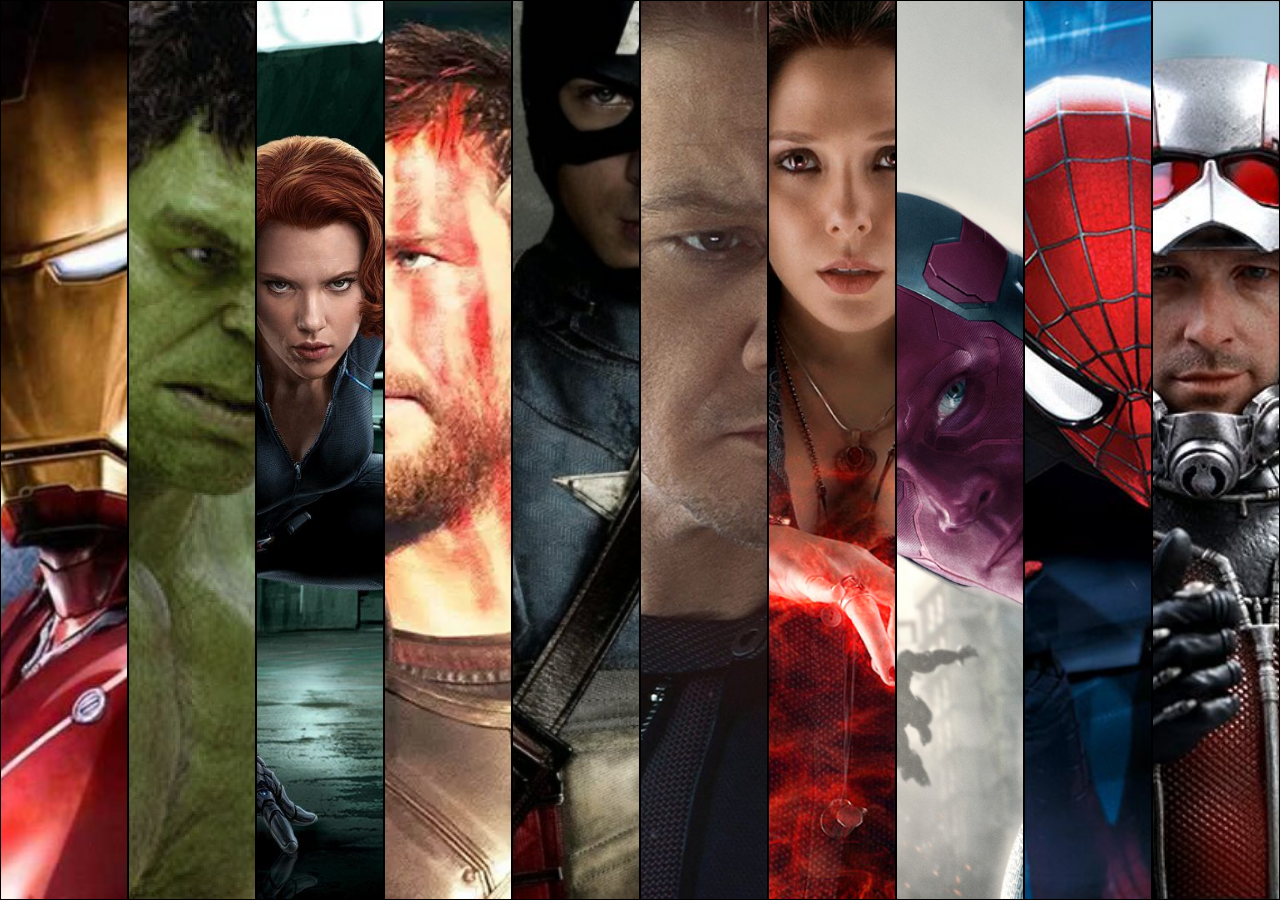
<file: lesson1/javaScript/index.html>
<!DOCTYPE html>
<html lang="en">
<head>
    <meta charset="UTF-8">
    <meta name="viewport" content="width=device-width, initial-scale=1.0">
    <meta http-equiv="X-UA-Compatible" content="ie=edge">
    <title>L1</title>
    <link rel="stylesheet" href="./style.css">
</head>
<body>
    <div class="wrapper">
        <div class="container" id="container">
            <div class="item item1"></div>
            <div class="item item2"></div>
            <div class="item item3"></div>
            <div class="item item4"></div>
            <div class="item item5"></div>
            <div class="item item6"></div>
            <div class="item item7"></div>
            <div class="item item8"></div>
            <div class="item item9"></div>
            <div class="item item10"></div>
        </div>   
 
    <audio class="tools" id="audio">
        <source src="./marvel.mp3">
    </audio>
</div>
    <script src="./script.js"></script>
</body>
</html>
</file>
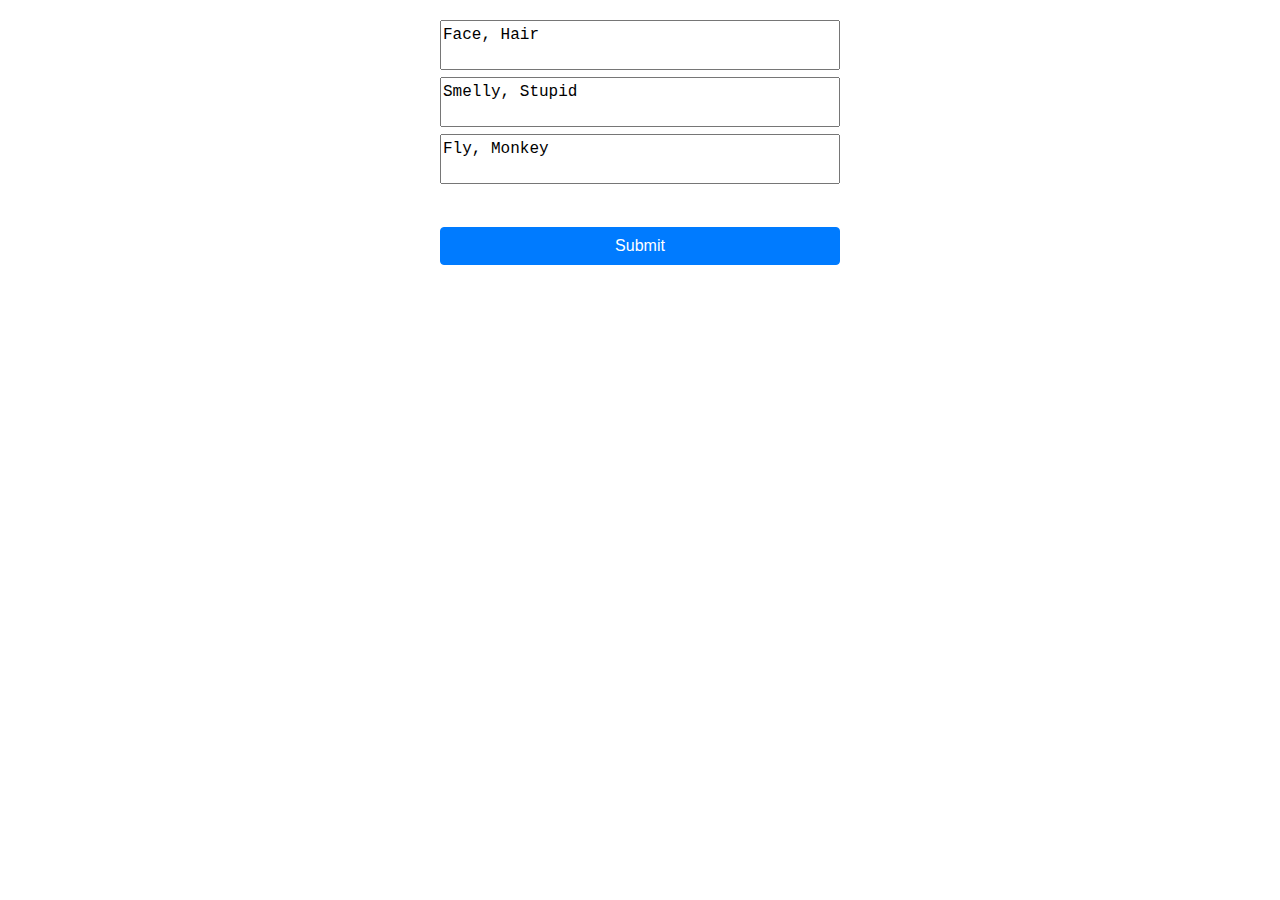
<file: lesson6/class/index.html>
<!DOCTYPE html>
<html lang="en">
<head>
    <meta charset="UTF-8">
    <meta name="viewport" content="width=device-width, initial-scale=1.0">
    <meta http-equiv="X-UA-Compatible" content="ie=edge">
    <title>Document</title>
    <link rel="stylesheet" href="https://cdnjs.cloudflare.com/ajax/libs/twitter-bootstrap/4.2.1/css/bootstrap.css">
    <link rel="stylesheet" href="style.css">
</head>
<body>
    <div class="container">
        <div class="row">
            <div class="col-md-12 text-center">
                <div class="form">
                    <div class="form-group">
                        <textarea name="" id="bodyParts" cols="30" rows="5" onkeyup="getBodyParts(this)">Face, Hair</textarea>
                        <textarea name="" id="adjectives" cols="30" rows="5" onkeyup="getAdjectives(this)">Smelly, Stupid</textarea>
                        <textarea name="" id="words" cols="30" rows="5" onkeyup="getWords(this)">Fly, Monkey</textarea>
                    </div>
                    <button class="btn btn-primary" id = "submit">
                        Submit
                    </button>
                    <div class="result" id = "result"></div>
                    <div class="meseges" id='idmessages'>
                        
                    </div>
                </div>
            </div>
        </div>
    </div>
    <script src="script.js"></script>
</body>
</html>
</file>
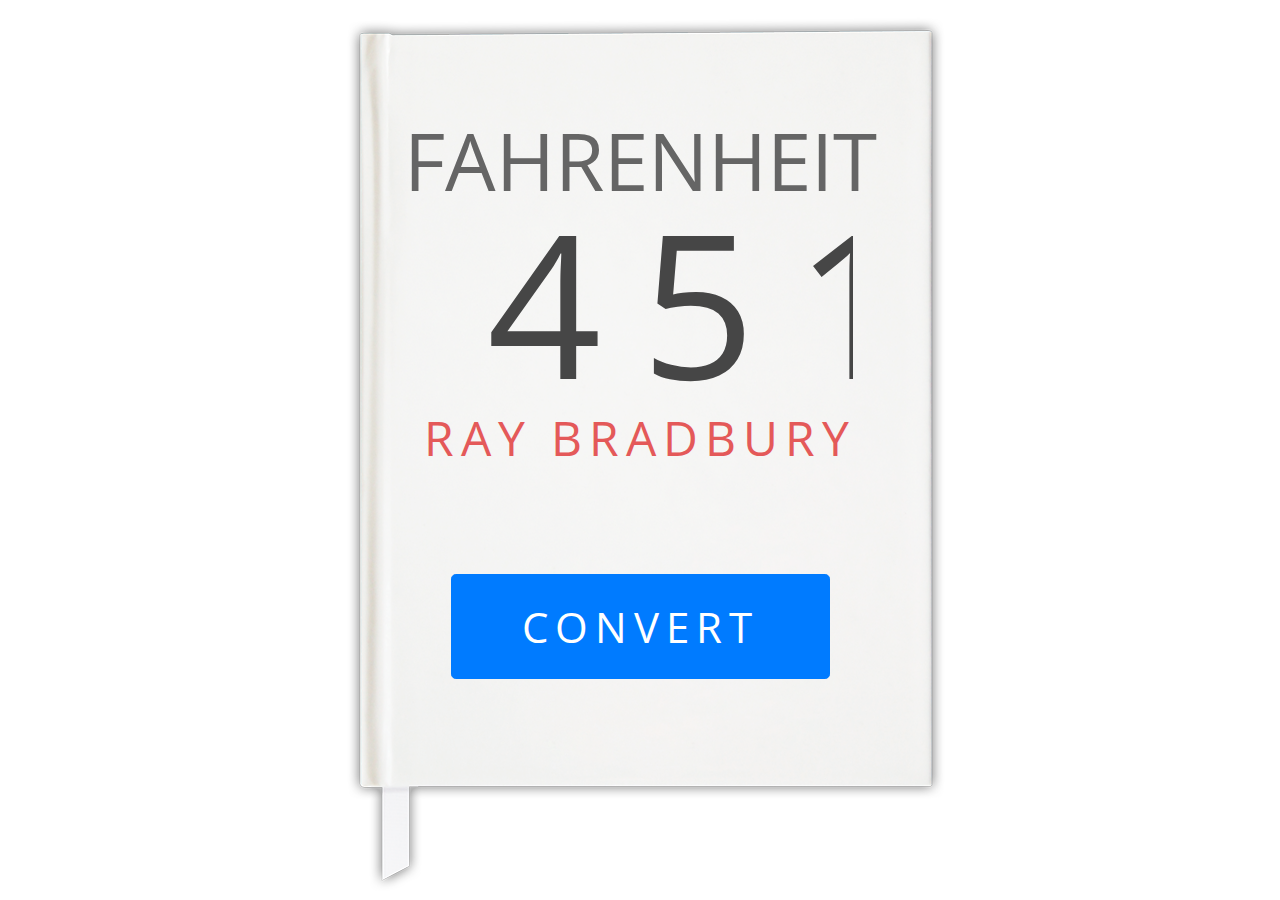
<file: lesson2/class/converter_empty/index.html>
<!DOCTYPE html>
<html lang="en">

<head>
  <meta charset="UTF-8">
  <meta name="viewport" content="width=device-width, initial-scale=1.0">
  <meta http-equiv="X-UA-Compatible" content="ie=edge">
  <title>Converter</title>
  <link rel="stylesheet" href="https://cdnjs.cloudflare.com/ajax/libs/twitter-bootstrap/4.2.1/css/bootstrap.css">
  <link href="https://fonts.googleapis.com/css?family=Open+Sans+Condensed:300" rel="stylesheet">
  <link rel="stylesheet" href="style.css">
</head>
<body>
    <div class="container">
      <div class="row">
        <div class="col-md-12">
          <div class="block-container">
            <img src="./img/cover.png" alt="book">
            <div class="main-block">
              <div class="animation">
                <div id="error"></div>
              </div>
              <div id="title" class="title">fahrenheit</div>
              <input type="text" id="input" value="451">
              <div class="author">Ray Bradbury</div>
              <button id="convert" class="btn btn-primary btn-lg">Convert</button>
            </div>
          </div>
        </div>
      </div>
    </div>

<script src="./scripts.js"></script>
</body>

</html>
</file>
<file: lesson1/javaScript/style.css>
* {
  box-sizing:  border-box;
}

body {
  padding: 0;
  margin: 0;
}

.container {
  display: flex;
  justify-content: center;
  align-items: center;
  background-color: #f0131d;
  background-image: url('./img/bg.jpg');
  background-size: cover;
  cursor: pointer;
}

.item {
  flex-basis: 10%;
  height: 100vh;
  transition: all 2s ease-in-out;
  background-size: cover;
  background-color: #fff;
  opacity: 1;
  border: 1px solid;
}

/* .item:hover {
  flex-basis: 80%
} */

.controls {
  position: absolute;
  bottom: 0;
  width: 100%;
  opacity: 0;
  transition: 0.5s all linear;
}

.controls:hover {
  opacity: 1;
}


.item1 {
  background-image: url('./img/1.jpg');
  background-position: 30%;
}
.item2 {
  background-image: url('./img/2.jpg');
  background-position: 50%;
}
.item3 {
  background-image: url('./img/3.jpg');
  background-position: 50%;
}
.item4 {
  background-image: url('./img/4.jpg');
  background-position: 40%;
}

.item5 {
  background-image: url('./img/5.jpg');
  background-position: 40%;
}
.item6 {
  background-image: url('./img/6.jpg');
  background-position: 40%;
}
.item7 {
  background-image: url('./img/7.jpg');
  background-position: 25%;
}
.item8 {
  background-image: url('./img/8.jpg');
  background-position: 35%;
}

.item9 {
  background-image: url('./img/9.jpg');
  background-position: 30%;
}

.item10 {
  background-image: url('./img/10.png');
  background-position: 60%;
}
</file>
<file: lesson6/class/style.css>
* {
  box-sizing: border-box;
}

body {
  padding-top: 20px;
  margin: 0;
}

textarea {
  resize: none;
  width: 100%;
  height: 50px;
  outline: none;
  font-family: 'Courier New', Courier, monospace
}

.form-control:focus {
  outline: none !important;
  border: 1px solid #ced4da;
  box-shadow: none;
}



.btn {
  width: 100%;
  margin-top: 20px;
}

.error {
  border: 1px solid red;
}

.form-group {
  position: relative;
}

.error-span {
  position: absolute;
  color: red;
  font-size: 12px;
  left: 0;
}

.form {
  max-width: 400px;
  width: 100%;
  margin:  0 auto;
}

.result {
  padding-top: 20px
}

.img-wrp {
  margin-top: 20px;
  width: 100%;
  background-image: url('./img/giphy.gif');
  background-position: center;
  background-repeat: no-repeat;
  height: 500px;
}

.img-wrp img {
  object-fit: cover;
  width: 100%;
  height: 100%;
}

.load {
  width: 100%;
  height: 50px;
  background-image: url('./img/giphy.gif');
  background-position: center;
  background-repeat: no-repeat;
  margin-top: 20px;
}

.messages {
  color: blue;
}
</file>
<file: lesson2/class/converter_empty/style.css>
* {
    box-sizing: border-box;
    font-family: 'Open Sans Condensed', sans-serif;
}

*:focus {
    outline: none;
}

body {
    padding: 0;
    margin:0;
}

.container {
    text-align: center;
}

.block-container {
    position: relative;
    width: 900px;
    height: 900px;
    margin: 0 auto;
    padding-top: 100px;
}

.block-container img {
    position: absolute;
    top: 0;
    left:0;
    z-index: -1;
}

.title {
    font-size: 80px;
    text-transform: uppercase;
    color: #656565;
}

.block-container input {
    font-size: 200px;
    width: 370px;
    text-align: center;
    font-weight: 400;
    letter-spacing: 40px;
    line-height: 1;
    height: 201px;
    border: none;
    background: transparent;
    margin-top: -19px;
    color:#464646;
    margin-left: 60px;
}

.btn {
    margin-top: 100px;
    padding: 20px 70px;
    font-size: 42px;
    text-transform: uppercase;
    letter-spacing: 7px;
}

.author {
    text-transform: uppercase;
    font-size: 48px;
    letter-spacing: 7px;
    color: #e45959;
}

.main-block {
    position: relative;
    height: 302px;
    width: 900px;
}

#error {
    color: #e45959;
   font-size: 36px;
}

.animation {
    position: absolute;
    top:0;
    height: 302px;
    line-height: 302px;
    width: 392px;
    background-color: #f4f4f4;
    left: 274px;
    display: none;
}

.show {
    display: block;
}

.load .animation{
    background-image: url("./img/giphy.gif");
    background-position: center;
    background-repeat: no-repeat;
    display: block;
    width: 392px;
    margin-left: -22px;
}
</file>
